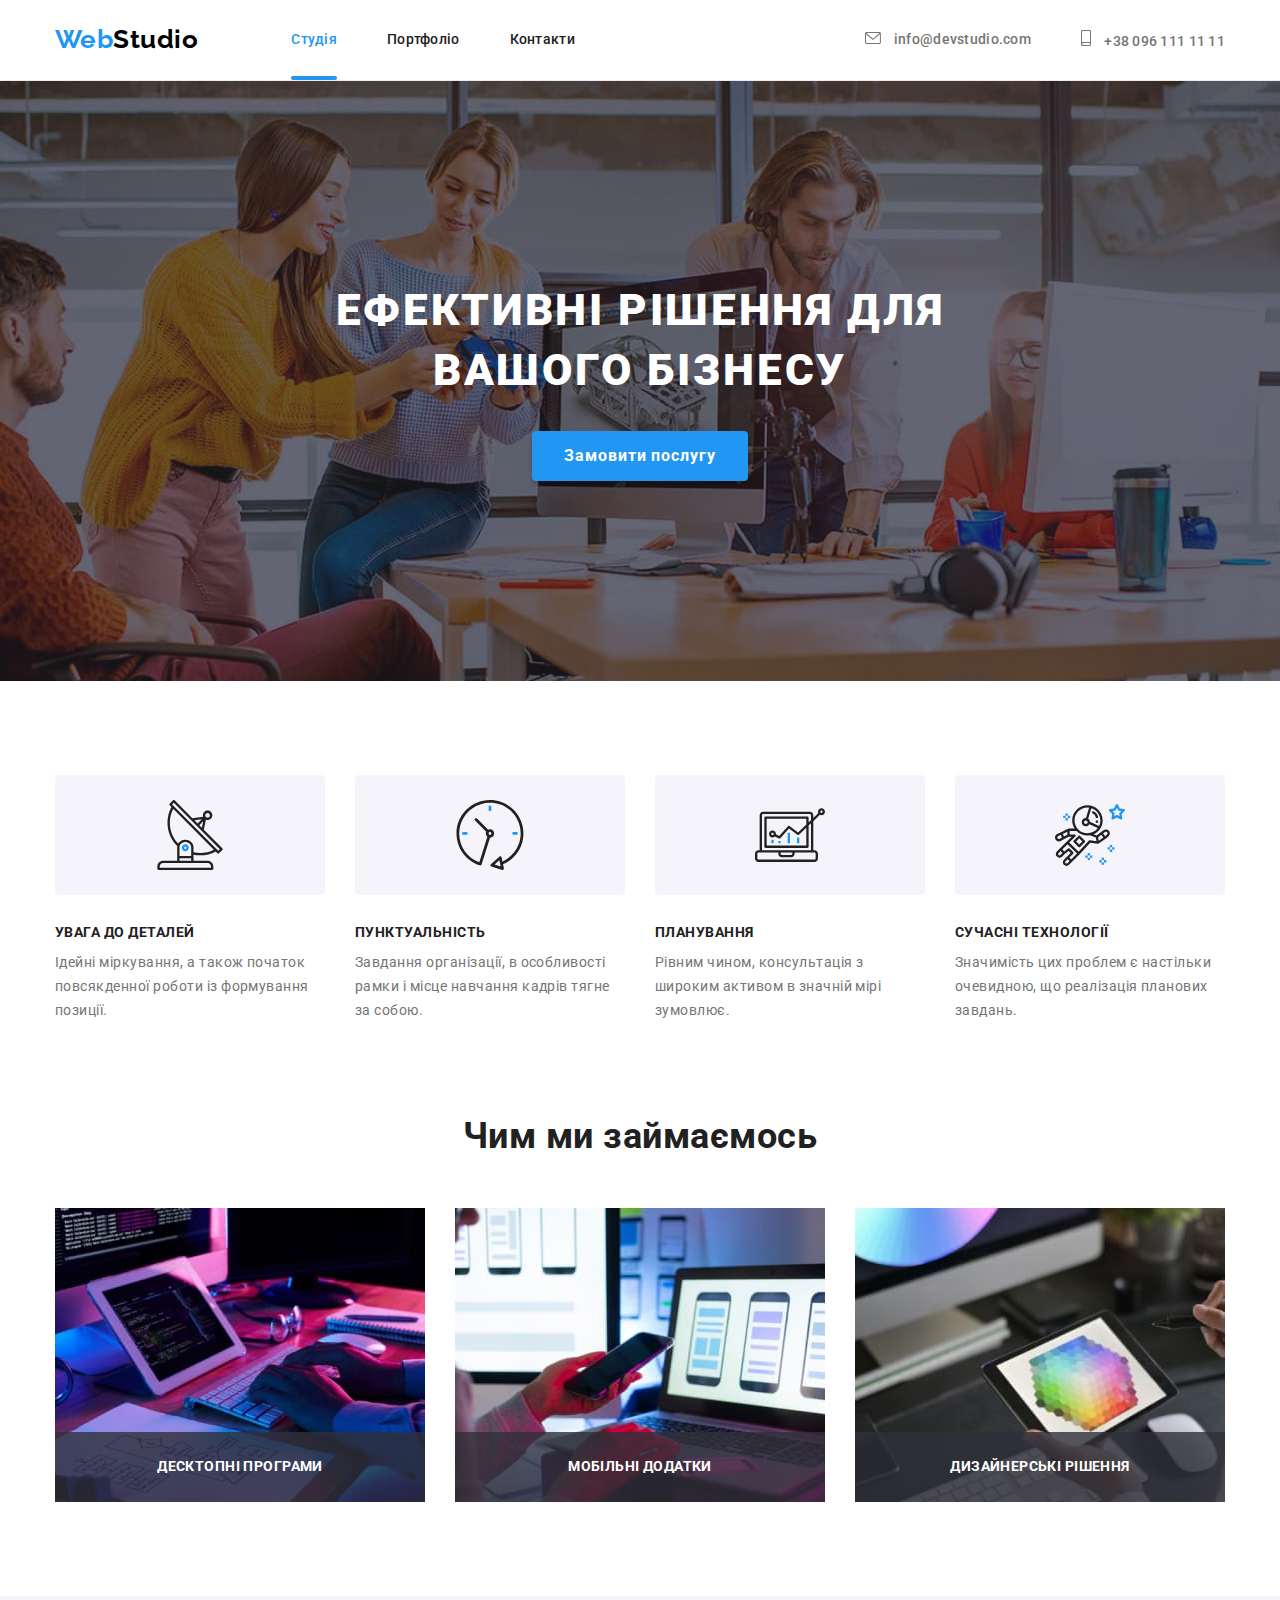
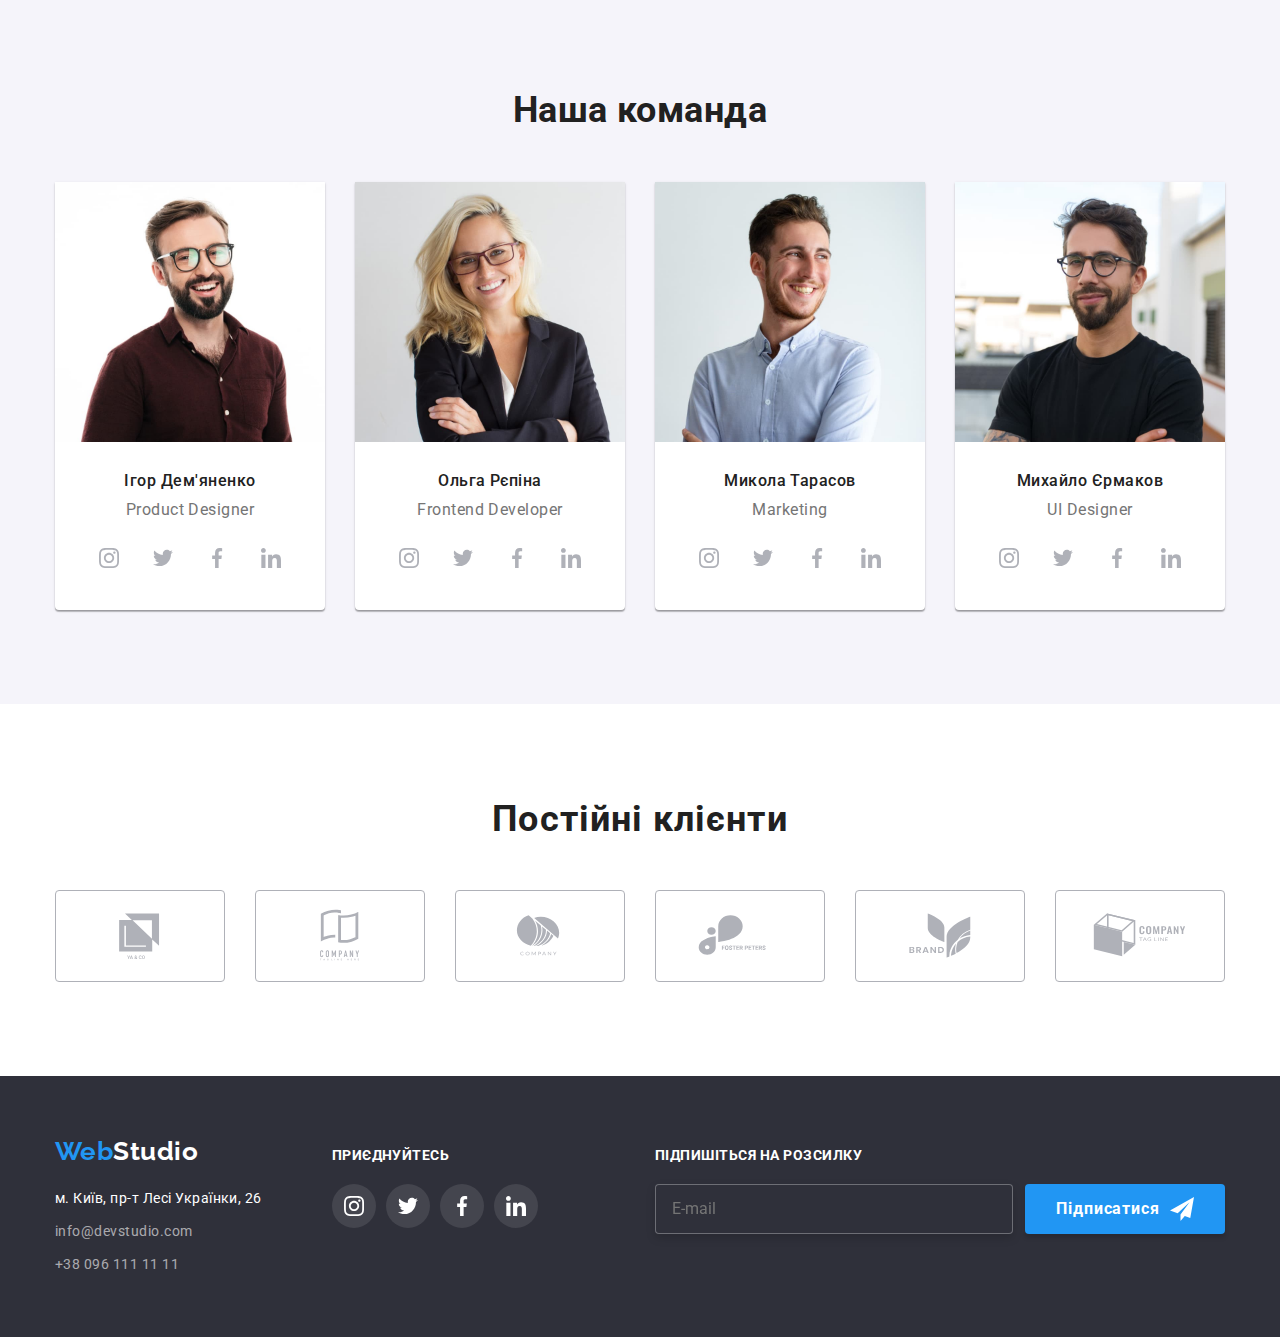
<file: index.html>
<!DOCTYPE html>
<html lang="uk">
  <head>
    <meta charset="UTF-8" />
    <meta http-equiv="X-UA-Compatible" content="IE=edge" />
    <meta name="viewport" content="width=device-width, initial-scale=1.0" />
    <title>WebStudio</title>
    <link rel="preconnect" href="https://fonts.googleapis.com" />
    <link rel="preconnect" href="https://fonts.gstatic.com" crossorigin />
    <link
      href="https://fonts.googleapis.com/css2?family=Raleway:wght@700&family=Roboto:wght@400;500;700;900&display=swap"
      rel="stylesheet"
    />
    <link
      rel="stylesheet"
      href="https://cdnjs.cloudflare.com/ajax/libs/modern-normalize/1.1.0/modern-normalize.css"
      integrity="sha512-Y0MM+V6ymRKN2zStTqzQ227DWhhp4Mzdo6gnlRnuaNCbc+YN/ZH0sBCLTM4M0oSy9c9VKiCvd4Jk44aCLrNS5Q=="
      crossorigin="anonymous"
      referrerpolicy="no-referrer"
    />
    <link rel="stylesheet" href="./css/main.min.css" />
  </head>
  <body>
    <!-- Верхня лінія -->
    <header class="page-header">
      <div class="page-header__container container">
        <a href="./index.html" class="logo" lang="en"
          >Web<span class="logo--header">Studio</span>
        </a>
        <nav class="main-nav">
          <ul class="main-nav__list">
            <li class="main-nav__item">
              <a href="./index.html" class="main-nav__link current">Студія</a>
            </li>
            <li class="main-nav__item">
              <a href="./portfolio.html" class="main-nav__link">Портфоліо</a>
            </li>
            <li class="main-nav__item"><a href="#" class="main-nav__link">Контакти</a></li>
          </ul>
        </nav>
        <ul class="contact-list">
          <li class="contact-list__item">
            <a href="mailto:info@devstudio.com" class="contact-list__link">
              <svg class="contact-list__icon" width="16" height="12" aria-hidden="true">
                <use href="./images/icons.svg#icon-envelope"></use>
              </svg>
              info@devstudio.com
            </a>
          </li>
          <li class="contact-list__item">
            <a href="tel:+380961111111" class="contact-list__link">
              <svg class="contact-list__icon" width="10" height="16" aria-hidden="true">
                <use href="./images/icons.svg#icon-smartphone"></use>
              </svg>
              +38 096 111 11 11
            </a>
          </li>
        </ul>
      </div>
    </header>

    <main>
      <!-- Шапка -->
      <section class="hero">
        <div class="hero__container container">
          <h1 class="hero__title">Ефективні рішення для вашого бізнесу</h1>
          <button type="button" class="hero__btn" data-modal-open>Замовити послугу</button>
        </div>
      </section>

      <!-- Особливості -->
      <section class="feature section">
        <div class="feature__container container">
          <h2 class="feature__title visually-hidden">Особливості</h2>
          <ul class="feature__list">
            <li class="feature__item">
              <div class="feature__icon-wrapper">
                <svg class="feature__icon" width="70" height="70" aria-hidden="true">
                  <use href="./images/icons.svg#icon-antenna"></use>
                </svg>
              </div>
              <h3 class="feature__subtitle">Увага до деталей</h3>
              <p class="feature__desc">
                Ідейні міркування, а також початок повсякденної роботи із формування позиції.
              </p>
            </li>
            <li class="feature__item">
              <div class="feature__icon-wrapper">
                <svg class="feature__icon" width="70" height="70" aria-hidden="true">
                  <use href="./images/icons.svg#icon-clock"></use>
                </svg>
              </div>
              <h3 class="feature__subtitle">Пунктуальність</h3>
              <p class="feature__desc">
                Завдання організації, в особливості рамки і місце навчання кадрів тягне за собою.
              </p>
            </li>
            <li class="feature__item">
              <div class="feature__icon-wrapper">
                <svg class="feature__icon" width="70" height="70" aria-hidden="true">
                  <use href="./images/icons.svg#icon-diagram"></use>
                </svg>
              </div>
              <h3 class="feature__subtitle">Планування</h3>
              <p class="feature__desc">
                Рівним чином, консультація з широким активом в значній мірі зумовлює.
              </p>
            </li>
            <li class="feature__item">
              <div class="feature__icon-wrapper">
                <svg class="feature__icon" width="70" height="70" aria-hidden="true">
                  <use href="./images/icons.svg#icon-astronaut"></use>
                </svg>
              </div>
              <h3 class="feature__subtitle">Сучасні технології</h3>
              <p class="feature__desc">
                Значимість цих проблем є настільки очевидною, що реалізація планових завдань.
              </p>
            </li>
          </ul>
        </div>
      </section>

      <!-- What we do section -->
      <section class="we-do section">
        <div class="we-do_container container">
          <h2 class="we-do__title">Чим ми займаємось</h2>
          <ul class="we-do__list">
            <li class="we-do__item">
              <div class="we-do__thumb">
                <img
                  src="./images/code.jpg"
                  alt="Робота з комп'ютером"
                  width="370"
                  height="294"
                  class="we-do__img"
                />
                <h3 class="we-do__subtitle">Десктопні програми</h3>
              </div>
            </li>
            <li class="we-do__item">
              <div class="we-do__thumb">
                <img
                  src="./images/phone.jpg"
                  alt="Презентація на ноутбуці"
                  width="370"
                  height="294"
                  class="we-do__img"
                />
                <h3 class="we-do__subtitle">Мобільні додатки</h3>
              </div>
            </li>
            <li class="we-do__item">
              <div class="we-do__thumb">
                <img
                  src="./images/tablet.jpg"
                  alt="Палітра кольорів на планшеті"
                  width="370"
                  height="294"
                  class="we-do__img"
                />
                <h3 class="we-do__subtitle">Дизайнерські рішення</h3>
              </div>
            </li>
          </ul>
        </div>
      </section>

      <!-- Our team/member section -->
      <section class="member section">
        <div class="member__container container">
          <h2 class="member__title">Наша команда</h2>
          <ul class="member__list">
            <li class="member__item">
              <img
                src="./images/demyanenko.jpg"
                alt="Ігор Дем'яненко"
                width="270"
                height="260"
                class="member__img"
              />
              <div class="member__text">
                <h3 class="member__name">Ігор Дем'яненко</h3>
                <p class="member__profession" lang="en">Product Designer</p>

                <ul class="social__list">
                  <li class="social__item">
                    <a href="#" class="social__link member__social">
                      <svg
                        class="social__icon"
                        width="20"
                        height="20"
                        aria-label="Посилання на Instagram"
                      >
                        <use href="./images/icons.svg#icon-instagram"></use>
                      </svg>
                    </a>
                  </li>
                  <li class="social__item">
                    <a href="#" class="social__link member__social">
                      <svg
                        class="social__icon"
                        width="20"
                        height="20"
                        aria-label="Посилання на Twitter"
                      >
                        <use href="./images/icons.svg#icon-twitter"></use>
                      </svg>
                    </a>
                  </li>
                  <li class="social__item">
                    <a href="#" class="social__link member__social">
                      <svg
                        class="social__icon"
                        width="20"
                        height="20"
                        aria-label="Посилання на Facebook"
                      >
                        <use href="./images/icons.svg#icon-facebook"></use>
                      </svg>
                    </a>
                  </li>
                  <li class="social__item">
                    <a href="#" class="social__link member__social">
                      <svg
                        class="social__icon"
                        width="20"
                        height="20"
                        aria-label="Посилання на LinkedIn"
                      >
                        <use href="./images/icons.svg#icon-linkedin"></use>
                      </svg>
                    </a>
                  </li>
                </ul>
              </div>
            </li>
            <li class="member__item">
              <img
                src="./images/repina.jpg"
                alt="Ольга Рєпіна"
                width="270"
                height="260"
                class="member__img"
              />
              <div class="member__text">
                <h3 class="member__name">Ольга Рєпіна</h3>
                <p class="member__profession" lang="en">Frontend Developer</p>
                <ul class="social__list">
                  <li class="social__item">
                    <a href="#" class="social__link member__social">
                      <svg
                        class="social__icon"
                        width="20"
                        height="20"
                        aria-label="Посилання на Instagram"
                      >
                        <use href="./images/icons.svg#icon-instagram"></use>
                      </svg>
                    </a>
                  </li>
                  <li class="social__item">
                    <a href="#" class="social__link member__social">
                      <svg
                        class="social__icon"
                        width="20"
                        height="20"
                        aria-label="Посилання на Twitter"
                      >
                        <use href="./images/icons.svg#icon-twitter"></use>
                      </svg>
                    </a>
                  </li>
                  <li class="social__item">
                    <a href="#" class="social__link member__social">
                      <svg
                        class="social__icon"
                        width="20"
                        height="20"
                        aria-label="Посилання на Facebook"
                      >
                        <use href="./images/icons.svg#icon-facebook"></use>
                      </svg>
                    </a>
                  </li>
                  <li class="social__item">
                    <a href="#" class="social__link member__social">
                      <svg
                        class="social__icon"
                        width="20"
                        height="20"
                        aria-label="Посилання на LinkedIn"
                      >
                        <use href="./images/icons.svg#icon-linkedin"></use>
                      </svg>
                    </a>
                  </li>
                </ul>
              </div>
            </li>
            <li class="member__item">
              <img
                src="./images/tarasov.jpg"
                alt="Микола Тарасов"
                width="270"
                height="260"
                class="member__img"
              />
              <div class="member__text">
                <h3 class="member__name">Микола Тарасов</h3>
                <p class="member__profession" lang="en">Marketing</p>
                <ul class="social__list">
                  <li class="social__item">
                    <a href="#" class="social__link member__social">
                      <svg
                        class="social__icon"
                        width="20"
                        height="20"
                        aria-label="Посилання на Instagram"
                      >
                        <use href="./images/icons.svg#icon-instagram"></use>
                      </svg>
                    </a>
                  </li>
                  <li class="social__item">
                    <a href="#" class="social__link member__social">
                      <svg
                        class="social__icon"
                        width="20"
                        height="20"
                        aria-label="Посилання на Twitter"
                      >
                        <use href="./images/icons.svg#icon-twitter"></use>
                      </svg>
                    </a>
                  </li>
                  <li class="social__item">
                    <a href="#" class="social__link member__social">
                      <svg
                        class="social__icon"
                        width="20"
                        height="20"
                        aria-label="Посилання на Facebook"
                      >
                        <use href="./images/icons.svg#icon-facebook"></use>
                      </svg>
                    </a>
                  </li>
                  <li class="social__item">
                    <a href="#" class="social__link member__social">
                      <svg
                        class="social__icon"
                        width="20"
                        height="20"
                        aria-label="Посилання на LinkedIn"
                      >
                        <use href="./images/icons.svg#icon-linkedin"></use>
                      </svg>
                    </a>
                  </li>
                </ul>
              </div>
            </li>
            <li class="member__item">
              <img
                src="./images/ermakov.jpg"
                alt="Михайло Єрмаков"
                width="270"
                height="260"
                class="member__img"
              />
              <div class="member__text">
                <h3 class="member__name">Михайло Єрмаков</h3>
                <p class="member__profession" lang="en">UI Designer</p>
                <ul class="social__list">
                  <li class="social__item">
                    <a href="#" class="social__link member__social">
                      <svg
                        class="social__icon"
                        width="20"
                        height="20"
                        aria-label="Посилання на Instagram"
                      >
                        <use href="./images/icons.svg#icon-instagram"></use>
                      </svg>
                    </a>
                  </li>
                  <li class="social__item">
                    <a href="#" class="social__link member__social">
                      <svg
                        class="social__icon"
                        width="20"
                        height="20"
                        aria-label="Посилання на Twitter"
                      >
                        <use href="./images/icons.svg#icon-twitter"></use>
                      </svg>
                    </a>
                  </li>
                  <li class="social__item">
                    <a href="#" class="social__link member__social">
                      <svg
                        class="social__icon"
                        width="20"
                        height="20"
                        aria-label="Посилання на Facebook"
                      >
                        <use href="./images/icons.svg#icon-facebook"></use>
                      </svg>
                    </a>
                  </li>
                  <li class="social__item">
                    <a href="#" class="social__link member__social">
                      <svg
                        class="social__icon"
                        width="20"
                        height="20"
                        aria-label="Посилання на LinkedIn"
                      >
                        <use href="./images/icons.svg#icon-linkedin"></use>
                      </svg>
                    </a>
                  </li>
                </ul>
              </div>
            </li>
          </ul>
        </div>
      </section>

      <!-- Regular clients -->
      <section class="client section">
        <div class="client__container container">
          <h2 class="client__title">Постійні клієнти</h2>
          <ul class="client__list">
            <li class="client__item">
              <a href="#" class="client__link">
                <svg
                  class="client__icon"
                  width="106"
                  height="60"
                  aria-label="Посилання на Ya and Co"
                >
                  <use href="./images/icons.svg#icon-ya-and-co"></use>
                </svg>
              </a>
            </li>
            <li class="client__item">
              <a href="#" class="client__link">
                <svg
                  class="client__icon"
                  width="106"
                  height="60"
                  aria-label="Посилання на Company tagline here"
                >
                  <use href="./images/icons.svg#icon-company-tagline-here"></use>
                </svg>
              </a>
            </li>
            <li class="client__item">
              <a href="#" class="client__link">
                <svg class="client__icon" width="106" height="60" aria-label="Посилання на Company">
                  <use href="./images/icons.svg#icon-company"></use>
                </svg>
              </a>
            </li>
            <li class="client__item">
              <a href="#" class="client__link">
                <svg
                  class="client__icon"
                  width="106"
                  height="60"
                  aria-label="Посилання на Foster peters"
                >
                  <use href="./images/icons.svg#icon-foster-peters"></use>
                </svg>
              </a>
            </li>
            <li class="client__item">
              <a href="#" class="client__link">
                <svg class="client__icon" width="106" height="60" aria-label="Посилання на Brand">
                  <use href="./images/icons.svg#icon-brand"></use>
                </svg>
              </a>
            </li>
            <li class="client__item">
              <a href="#" class="client__link">
                <svg
                  class="client__icon"
                  width="106"
                  height="60"
                  aria-label="Посилання на Company tagline"
                >
                  <use href="./images/icons.svg#icon-company-tagline"></use>
                </svg>
              </a>
            </li>
          </ul>
        </div>
      </section>

      <!-- Modal window -->
      <div class="backdrop is-hidden" data-modal>
        <div class="modal">
          <button type="button" class="modal__close-btn" data-modal-close>
            <svg class="modal__close-icon" width="18" height="18" aria-label="Закрити">
              <use href="./images/icons.svg#icon-close-modal"></use>
            </svg>
          </button>
          <p class="modal__title">Залишіть свої дані, ми вам передзвонимо</p>
          <form class="form-order">
            <div class="form-order__field">
              <label class="form-order__label" for="name-order">Ім'я</label>
              <div class="form-order__input-thumb">
                <input class="form-order__input" type="text" name="name-order" id="name-order" />
                <svg class="form-order__icon" width="18px" height="18px" aria-hidden="true">
                  <use href="./images/icons.svg#icon-person-modal"></use>
                </svg>
              </div>
            </div>
            <div class="form-order__field">
              <label class="form-order__label" for="tel-order">Телефон</label>
              <div class="form-order__input-thumb">
                <input class="form-order__input" type="tel" name="tel-order" id="tel-order" />
                <svg class="form-order__icon" width="18px" height="18px" aria-hidden="true">
                  <use href="./images/icons.svg#icon-phone-modal"></use>
                </svg>
              </div>
            </div>
            <div class="form-order__field">
              <label class="form-order__label" for="email-order">Пошта</label>
              <div class="form-order__input-thumb">
                <input class="form-order__input" type="email" name="email-order" id="email-order" />
                <svg class="form-order__icon" width="18px" height="18px" aria-hidden="true">
                  <use href="./images/icons.svg#icon-email-modal"></use>
                </svg>
              </div>
            </div>
            <div class="form-order__field">
              <label class="form-order__label" for="comment-order">Коментарій</label>
              <textarea
                class="form-order__textarea"
                name="comment-order"
                id="comment-order"
                cols="30"
                rows="10"
                placeholder="Введіть текст"
              ></textarea>
            </div>
            <div class="form-order__privacy-field">
              <label class="form-order__privacy-label">
                <input class="form-order__privacy-imput" type="checkbox" name="privacy-checkbox" />
                <span class="form-order__privacy-checkbox"></span>
                Погоджуюся з розсилкою та приймаю
                <a href="#" class="form-order__privacy-link">Умови договору</a>
              </label>
            </div>
            <button class="form-order__send-btn" type="submit">Відправити</button>
          </form>
        </div>
      </div>
    </main>

    <!-- Підвал -->
    <footer class="page-footer">
      <div class="page-footer__container container">
        <div class="page-footer__address-wrapper">
          <a href="./index.html" class="logo" lang="en"
            >Web<span class="logo--footer">Studio</span></a
          >
          <address>
            <ul class="address__list">
              <li class="address__item">
                <a href="#" class="address__link address__link--location"
                  >м. Київ, пр-т Лесі Українки, 26</a
                >
              </li>
              <li class="address__item">
                <a href="mailto:info@devstudio.com" class="address__link">info@devstudio.com</a>
              </li>
              <li class="address__item">
                <a href="tel:+380961111111" class="address__link">+38 096 111 11 11</a>
              </li>
            </ul>
          </address>
        </div>

        <div class="page-footer__social-wrapper">
          <p class="page-footer__social-title">Приєднуйтесь</p>
          <ul class="social__list">
            <li class="social__item">
              <a href="#" class="social__link page-footer__social">
                <svg
                  class="social__icon"
                  width="20"
                  height="20"
                  aria-label="Посилання на Instagram"
                >
                  <use href="./images/icons.svg#icon-instagram"></use>
                </svg>
              </a>
            </li>
            <li class="social__item">
              <a href="#" class="social__link page-footer__social">
                <svg class="social__icon" width="20" height="20" aria-label="Посилання на Twitter">
                  <use href="./images/icons.svg#icon-twitter"></use>
                </svg>
              </a>
            </li>
            <li class="social__item">
              <a href="#" class="social__link page-footer__social">
                <svg class="social__icon" width="20" height="20" aria-label="Посилання на Facebook">
                  <use href="./images/icons.svg#icon-facebook"></use>
                </svg>
              </a>
            </li>
            <li class="social__item">
              <a href="#" class="social__link page-footer__social">
                <svg class="social__icon" width="20" height="20" aria-label="Посилання на LinkedIn">
                  <use href="./images/icons.svg#icon-linkedin"></use>
                </svg>
              </a>
            </li>
          </ul>
        </div>

        <div class="page-footer__newsletter-wrapper">
          <p class="newsletter__title">Підпишіться на розсилку</p>
          <form class="newsletter__form">
            <input
              type="email"
              class="newsletter__input"
              name="email-newsletter"
              id="email-newsletter"
              placeholder="E-mail"
            />
            <button type="submit" class="newsletter__btn">
              Підписатися
              <svg class="newsletter__icon-btn" width="24" height="24" aria-hidden="true">
                <use href="./images/icons.svg#icon-send-btn"></use>
              </svg>
            </button>
          </form>
        </div>
      </div>
    </footer>
    <script src="./js/modal.js"></script>
  </body>
</html>
</file>
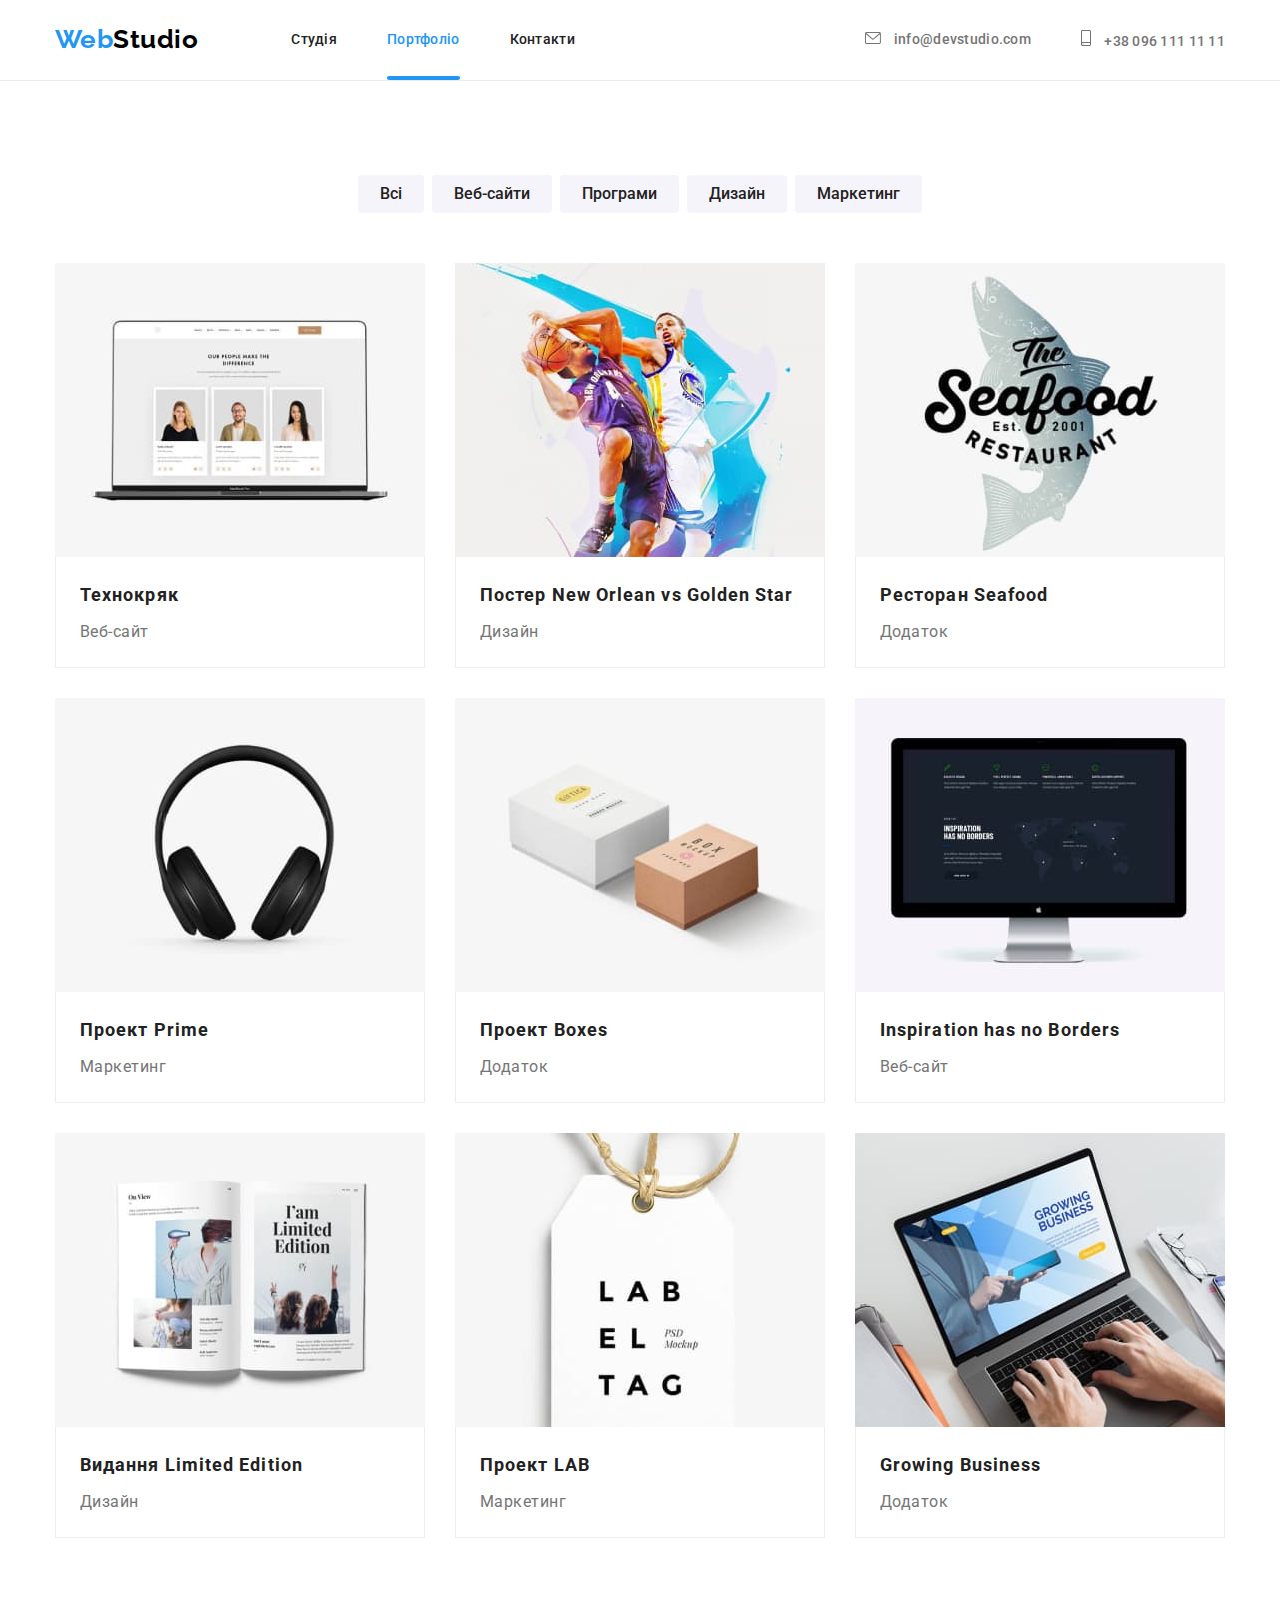
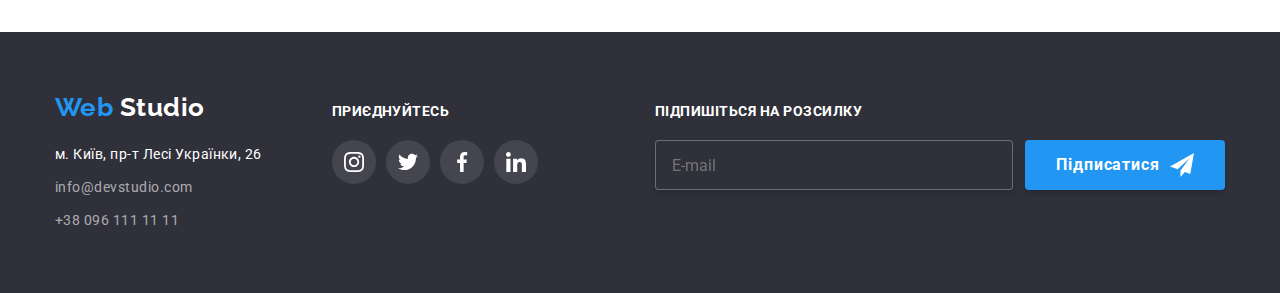
<file: portfolio.html>
<!DOCTYPE html>
<html lang="uk">
  <head>
    <meta charset="UTF-8" />
    <meta http-equiv="X-UA-Compatible" content="IE=edge" />
    <meta name="viewport" content="width=device-width, initial-scale=1.0" />
    <title>Portfolio</title>
    <link rel="preconnect" href="https://fonts.googleapis.com" />
    <link rel="preconnect" href="https://fonts.gstatic.com" crossorigin />
    <link
      href="https://fonts.googleapis.com/css2?family=Raleway:wght@700&family=Roboto:wght@400;500;700;900&display=swap"
      rel="stylesheet"
    />
    <link
      rel="stylesheet"
      href="https://cdnjs.cloudflare.com/ajax/libs/modern-normalize/1.1.0/modern-normalize.css"
      integrity="sha512-Y0MM+V6ymRKN2zStTqzQ227DWhhp4Mzdo6gnlRnuaNCbc+YN/ZH0sBCLTM4M0oSy9c9VKiCvd4Jk44aCLrNS5Q=="
      crossorigin="anonymous"
      referrerpolicy="no-referrer"
    />
    <link rel="stylesheet" href="./css/main.min.css" />
  </head>
  <body>
    <header class="page-header">
      <div class="page-header__container container">
        <a href="./index.html" class="logo" lang="en"
          >Web<span class="logo--header">Studio</span>
        </a>
        <nav class="main-nav">
          <ul class="main-nav__list">
            <li class="main-nav__item">
              <a href="./index.html" class="main-nav__link">Студія</a>
            </li>
            <li class="main-nav__item">
              <a href="./portfolio.html" class="main-nav__link current">Портфоліо</a>
            </li>
            <li class="main-nav__item"><a href="#" class="main-nav__link">Контакти</a></li>
          </ul>
        </nav>
        <ul class="contact-list">
          <li class="contact-list__item">
            <a href="mailto:info@devstudio.com" class="contact-list__link">
              <svg class="contact-list__icon" width="16" height="12" aria-hidden="true">
                <use href="./images/icons.svg#icon-envelope"></use>
              </svg>
              info@devstudio.com
            </a>
          </li>
          <li class="contact-list__item">
            <a href="tel:+380961111111" class="contact-list__link">
              <svg class="contact-list__icon" width="10" height="16" aria-hidden="true">
                <use href="./images/icons.svg#icon-smartphone"></use>
              </svg>
              +38 096 111 11 11
            </a>
          </li>
        </ul>
      </div>
    </header>

    <main>
      <div class="container portfolio">
        <h1 class="portfolio_title visually-hidden">Портфоліо</h1>
        <ul class="filter__list">
          <li class="filter__item"><button type="button" class="filter__btn">Всі</button></li>
          <li class="filter__item"><button type="button" class="filter__btn">Веб-сайти</button></li>
          <li class="filter__item"><button type="button" class="filter__btn">Програми</button></li>
          <li class="filter__item"><button type="button" class="filter__btn">Дизайн</button></li>
          <li class="filter__item"><button type="button" class="filter__btn">Маркетинг</button></li>
        </ul>

        <ul class="preview__list">
          <li class="preview__item">
            <a href="#" class="preview__link">
              <div class="preview__thumb-img">
                <img src="./images/technocrack.jpg" alt="Технокряк" width="370" height="294" />
                <p class="preview__desc-overlay">
                  Ресурс пропонує комплексні пропозиції з різним рівнем функціоналу та сервісів. Все
                  це дозволить відвідувачу отримати вичерпні відомості про компанію чи приватну
                  особу.
                </p>
              </div>
              <div class="preview__text">
                <h2 class="preview__title">Технокряк</h2>
                <p class="preview__desc">Веб-сайт</p>
              </div>
            </a>
          </li>
          <li class="preview__item">
            <a href="#" class="preview__link">
              <div class="preview__thumb-img">
                <img
                  src="./images/poster.jpg"
                  alt="Постер New Orlean vs Golden Star"
                  width="370"
                  height="294"
                />
                <p class="preview__desc-overlay">
                  Ресурс пропонує комплексні пропозиції з різним рівнем функціоналу та сервісів. Все
                  це дозволить відвідувачу отримати вичерпні відомості про компанію чи приватну
                  особу.
                </p>
              </div>
              <div class="preview__text">
                <h2 class="preview__title">
                  Постер <span lang="en">New Orlean vs Golden Star</span>
                </h2>
                <p class="preview__desc">Дизайн</p>
              </div>
            </a>
          </li>
          <li class="preview__item">
            <a href="#" class="preview__link">
              <div class="preview__thumb-img">
                <img src="./images/seafood.jpg" alt="Ресторан Seafood" width="370" height="294" />
                <p class="preview__desc-overlay">
                  Ресурс пропонує комплексні пропозиції з різним рівнем функціоналу та сервісів. Все
                  це дозволить відвідувачу отримати вичерпні відомості про компанію чи приватну
                  особу.
                </p>
              </div>
              <div class="preview__text">
                <h2 class="preview__title">Ресторан <span lang="en">Seafood</span></h2>
                <p class="preview__desc">Додаток</p>
              </div></a
            >
          </li>
          <li class="preview__item">
            <a href="#" class="preview__link">
              <div class="preview__thumb-img">
                <img src="./images/prime.jpg" alt="Проект Prime" width="370" height="294" />
                <p class="preview__desc-overlay">
                  Ресурс пропонує комплексні пропозиції з різним рівнем функціоналу та сервісів. Все
                  це дозволить відвідувачу отримати вичерпні відомості про компанію чи приватну
                  особу.
                </p>
              </div>
              <div class="preview__text">
                <h2 class="preview__title">Проект <span lang="en">Prime</span></h2>
                <p class="preview__desc">Маркетинг</p>
              </div></a
            >
          </li>
          <li class="preview__item">
            <a href="#" class="preview__link">
              <div class="preview__thumb-img">
                <img src="./images/boxes.jpg" alt="Проект Boxes" width="370" height="294" />
                <p class="preview__desc-overlay">
                  Ресурс пропонує комплексні пропозиції з різним рівнем функціоналу та сервісів. Все
                  це дозволить відвідувачу отримати вичерпні відомості про компанію чи приватну
                  особу.
                </p>
              </div>
              <div class="preview__text">
                <h2 class="preview__title">Проект <span lang="en">Boxes</span></h2>
                <p class="preview__desc">Додаток</p>
              </div></a
            >
          </li>
          <li class="preview__item">
            <a href="#" class="preview__link">
              <div class="preview__thumb-img">
                <img
                  src="./images/inspiration.jpg"
                  alt="Inspiration has no Borders"
                  width="370"
                  height="294"
                />
                <p class="preview__desc-overlay">
                  Ресурс пропонує комплексні пропозиції з різним рівнем функціоналу та сервісів. Все
                  це дозволить відвідувачу отримати вичерпні відомості про компанію чи приватну
                  особу.
                </p>
              </div>
              <div class="preview__text">
                <h2 class="preview__title" lang="en">Inspiration has no Borders</h2>
                <p class="preview__desc">Веб-сайт</p>
              </div></a
            >
          </li>
          <li class="preview__item">
            <a href="#" class="preview__link">
              <div class="preview__thumb-img">
                <img
                  src="./images/limited-edition.jpg"
                  alt="Видання Limited Edition"
                  width="370"
                  height="294"
                />
                <p class="preview__desc-overlay">
                  Ресурс пропонує комплексні пропозиції з різним рівнем функціоналу та сервісів. Все
                  це дозволить відвідувачу отримати вичерпні відомості про компанію чи приватну
                  особу.
                </p>
              </div>
              <div class="preview__text">
                <h2 class="preview__title">Видання <span lang="en">Limited Edition</span></h2>
                <p class="preview__desc">Дизайн</p>
              </div></a
            >
          </li>
          <li class="preview__item">
            <a href="#" class="preview__link">
              <div class="preview__thumb-img">
                <img src="./images/lab.jpg" alt="Проект LAB" width="370" height="294" />
                <p class="preview__desc-overlay">
                  Ресурс пропонує комплексні пропозиції з різним рівнем функціоналу та сервісів. Все
                  це дозволить відвідувачу отримати вичерпні відомості про компанію чи приватну
                  особу.
                </p>
              </div>
              <div class="preview__text">
                <h2 class="preview__title">Проект <span lang="en">LAB</span></h2>
                <p class="preview__desc">Маркетинг</p>
              </div></a
            >
          </li>
          <li class="preview__item">
            <a href="#" class="preview__link">
              <div class="preview__thumb-img">
                <img
                  src="./images/growing-business.jpg"
                  alt="Growing Business"
                  width="370"
                  height="294"
                />
                <p class="preview__desc-overlay">
                  Ресурс пропонує комплексні пропозиції з різним рівнем функціоналу та сервісів. Все
                  це дозволить відвідувачу отримати вичерпні відомості про компанію чи приватну
                  особу.
                </p>
              </div>
              <div class="preview__text">
                <h2 class="preview__title" lang="en">Growing Business</h2>
                <p class="preview__desc">Додаток</p>
              </div></a
            >
          </li>
        </ul>
      </div>
    </main>

    <footer class="page-footer">
      <div class="page-footer__container container">
        <div class="page-footer__address-wrapper">
          <a href="./index.html" class="logo" lang="en"
            >Web <span class="logo--footer">Studio</span></a
          >
          <address>
            <ul class="address__list">
              <li class="address__item">
                <a href="#" class="address__link address__link--location"
                  >м. Київ, пр-т Лесі Українки, 26</a
                >
              </li>
              <li class="address__item">
                <a href="mailto:info@devstudio.com" class="address__link">info@devstudio.com</a>
              </li>
              <li class="address__item">
                <a href="tel:+380961111111" class="address__link">+38 096 111 11 11</a>
              </li>
            </ul>
          </address>
        </div>

        <div class="page-footer__social-wrapper">
          <p class="page-footer__social-title">Приєднуйтесь</p>
          <ul class="social__list">
            <li class="social__item">
              <a href="#" class="social__link page-footer__social">
                <svg
                  class="social__icon"
                  width="20"
                  height="20"
                  aria-label="Посилання на Instagram"
                >
                  <use href="./images/icons.svg#icon-instagram"></use>
                </svg>
              </a>
            </li>
            <li class="social__item">
              <a href="#" class="social__link page-footer__social">
                <svg class="social__icon" width="20" height="20" aria-label="Посилання на Twitter">
                  <use href="./images/icons.svg#icon-twitter"></use>
                </svg>
              </a>
            </li>
            <li class="social__item">
              <a href="#" class="social__link page-footer__social">
                <svg class="social__icon" width="20" height="20" aria-label="Посилання на Facebook">
                  <use href="./images/icons.svg#icon-facebook"></use>
                </svg>
              </a>
            </li>
            <li class="social__item">
              <a href="#" class="social__link page-footer__social">
                <svg class="social__icon" width="20" height="20" aria-label="Посилання на LinkedIn">
                  <use href="./images/icons.svg#icon-linkedin"></use>
                </svg>
              </a>
            </li>
          </ul>
        </div>

        <div class="page-footer__newsletter-wrapper">
          <p class="newsletter__title">Підпишіться на розсилку</p>
          <form class="newsletter__form">
            <input
              type="email"
              class="newsletter__input"
              name="email-newsletter"
              id="email-newsletter"
              placeholder="E-mail"
            />
            <button type="submit" class="newsletter__btn">
              Підписатися
              <svg class="newsletter__icon-btn" width="24" height="24" aria-hidden="true">
                <use href="./images/icons.svg#icon-send-btn"></use>
              </svg>
            </button>
          </form>
        </div>
      </div>
    </footer>
  </body>
</html>
</file>
<file: css/main.min.css>
.visually-hidden{position:absolute;white-space:nowrap;width:1px;height:1px;overflow:hidden;border:0;padding:0;clip:rect(0 0 0 0);-webkit-clip-path:inset(50%);clip-path:inset(50%);margin:-1px}h1,h2,h3,p,ul{margin:0}ul{padding:0;list-style:none}a{text-decoration:none;color:inherit}button{border:0}address{font-style:normal}body{background-color:#fff;color:#757575;font-family:"Roboto",sans-serif;letter-spacing:.03em}h2,h3{color:#212121}img{display:block;max-width:100%;height:auto}.section{padding:94px 0}.container{width:1200px;padding:0 15px;margin:0 auto}.page-header{border-bottom:1px solid #ececec}.page-header__container{display:-webkit-box;display:-ms-flexbox;display:flex;-webkit-box-align:center;-ms-flex-align:center;align-items:center}.logo{font-family:"Raleway",sans-serif;color:#000;font-weight:700;font-size:26px;line-height:1.2;color:#2196f3}.logo--header{color:#000}.main-nav__list{display:-webkit-box;display:-ms-flexbox;display:flex;margin-left:93px}.main-nav__item{position:relative}.main-nav__item:not(:last-child),.contact-list__item:not(:last-child){margin-right:50px}.main-nav__link{display:block;padding:32px 0;color:#212121;font-weight:500;font-size:14px;line-height:1.14;letter-spacing:.02em;-webkit-transition:color 250ms cubic-bezier(0.4, 0, 0.2, 1);transition:color 250ms cubic-bezier(0.4, 0, 0.2, 1)}.main-nav__link.current,.main-nav__link:hover,.main-nav__link:focus{color:#2196f3}.main-nav__link.current::after{content:"";position:absolute;left:0;bottom:0;display:block;width:100%;height:4px;background:#2196f3;border-radius:2px}.contact-list{display:-webkit-box;display:-ms-flexbox;display:flex;margin-left:auto}.contact-list__item{display:-webkit-box;display:-ms-flexbox;display:flex;-webkit-box-align:center;-ms-flex-align:center;align-items:center;font-weight:500;font-size:14px;line-height:1.14;letter-spacing:.02em;color:inherit;-webkit-transition:color 250ms cubic-bezier(0.4, 0, 0.2, 1);transition:color 250ms cubic-bezier(0.4, 0, 0.2, 1)}.contact-list__icon{margin-right:10px;fill:currentColor}.contact-list__item:hover,.contact-list__item:focus{color:#2196f3}.hero{max-width:1600px;margin:0 auto;padding:200px 0;text-align:center;background-color:#2f303a;background-image:-webkit-gradient(linear, left top, left bottom, from(rgba(47, 48, 58, 0.4)), to(rgba(47, 48, 58, 0.4))),url("../images/background.jpg");background-image:linear-gradient(rgba(47, 48, 58, 0.4), rgba(47, 48, 58, 0.4)),url("../images/background.jpg");background-repeat:no-repeat;background-position:center}.hero__title{margin:auto;margin-bottom:30px;max-width:696px;font-weight:900;font-size:44px;line-height:1.36;letter-spacing:.06em;text-transform:uppercase;color:#fff}.hero__btn{padding:10px 32px;font-family:inherit;font-weight:700;font-size:16px;line-height:1.88;letter-spacing:.06em;color:#fff;background-color:#2196f3;-webkit-box-shadow:0px 4px 4px rgba(0,0,0,.15);box-shadow:0px 4px 4px rgba(0,0,0,.15);border-radius:4px;cursor:pointer}.feature__list{display:-webkit-box;display:-ms-flexbox;display:flex;-webkit-box-pack:justify;-ms-flex-pack:justify;justify-content:space-between}.feature__item{width:270px}.feature__icon-wrapper{width:270px;height:120px;margin-bottom:30px;display:-webkit-box;display:-ms-flexbox;display:flex;-webkit-box-pack:center;-ms-flex-pack:center;justify-content:center;-webkit-box-align:center;-ms-flex-align:center;align-items:center;background:#f5f4fa;border-radius:4px}.feature__subtitle{font-size:14px;line-height:1.14;text-transform:uppercase;margin-bottom:10px}.feature__desc{font-size:14px;line-height:1.71}.we-do{padding-top:0}.we-do__title{font-size:36px;line-height:1.16;text-align:center;margin-bottom:50px}.we-do__list{display:-webkit-box;display:-ms-flexbox;display:flex;-webkit-box-pack:justify;-ms-flex-pack:justify;justify-content:space-between}.we-do__thumb{position:relative}.we-do__subtitle{position:absolute;left:0;bottom:0;width:100%;height:70px;display:-webkit-box;display:-ms-flexbox;display:flex;-webkit-box-align:center;-ms-flex-align:center;align-items:center;-webkit-box-pack:center;-ms-flex-pack:center;justify-content:center;font-size:14px;line-height:1.14;letter-spacing:.03em;text-transform:uppercase;color:#fff;background-color:rgba(47,48,58,.8)}.member{text-align:center;background-color:#f5f4fa}.member__title{font-size:36px;line-height:1.16;margin-bottom:50px}.member__list{display:-webkit-box;display:-ms-flexbox;display:flex;-webkit-box-pack:justify;-ms-flex-pack:justify;justify-content:space-between}.member__item{width:270px;background-color:#fff;-webkit-box-shadow:0px 1px 3px rgba(0,0,0,.12),0px 1px 1px rgba(0,0,0,.14),0px 2px 1px rgba(0,0,0,.2);box-shadow:0px 1px 3px rgba(0,0,0,.12),0px 1px 1px rgba(0,0,0,.14),0px 2px 1px rgba(0,0,0,.2);border-radius:0px 0px 4px 4px}.member__text{padding:30px 0}.member__name{font-weight:500;font-size:16px;line-height:1.18;margin-bottom:10px}.member__profession{margin-bottom:16px;font-size:16px;line-height:1.18}.social__list{display:-webkit-box;display:-ms-flexbox;display:flex;-webkit-box-pack:center;-ms-flex-pack:center;justify-content:center}.social__item:not(:last-child){margin-right:10px}.social__link{display:-webkit-box;display:-ms-flexbox;display:flex;-webkit-box-pack:center;-ms-flex-pack:center;justify-content:center;-webkit-box-align:center;-ms-flex-align:center;align-items:center;width:44px;height:44px;border-radius:50%}.member__social{fill:#afb1b8;-webkit-transition:background-color 250ms cubic-bezier(0.4, 0, 0.2, 1);transition:background-color 250ms cubic-bezier(0.4, 0, 0.2, 1);-webkit-transition:fill 250ms cubic-bezier(0.4, 0, 0.2, 1);transition:fill 250ms cubic-bezier(0.4, 0, 0.2, 1)}.member__social:hover,.member__social:focus{fill:#fff;background-color:#2196f3}.client__title{margin-bottom:50px;font-size:36px;line-height:42px;text-align:center;letter-spacing:.03em}.client__list{display:-webkit-inline-box;display:-ms-inline-flexbox;display:inline-flex}.client__item{display:-webkit-box;display:-ms-flexbox;display:flex;-webkit-box-pack:center;-ms-flex-pack:center;justify-content:center;-webkit-box-align:center;-ms-flex-align:center;align-items:center;width:170px;height:92px;border:1px solid #afb1b8;border-radius:4px;-webkit-transition:border-color 250ms cubic-bezier(0.4, 0, 0.2, 1);transition:border-color 250ms cubic-bezier(0.4, 0, 0.2, 1)}.client__item:hover,.client__item:focus{border-color:#2196f3}.client__item:not(:last-child){margin-right:30px}.client__link{padding:16px 32px;width:100%;height:100%;display:-webkit-box;display:-ms-flexbox;display:flex;-webkit-box-align:center;-ms-flex-align:center;align-items:center;fill:#afb1b8;-webkit-transition:fill 250ms cubic-bezier(0.4, 0, 0.2, 1);transition:fill 250ms cubic-bezier(0.4, 0, 0.2, 1)}.client__item:hover .client__link,.client__link:focus{fill:#2196f3}.backdrop{position:fixed;z-index:1;top:0;left:0;width:100%;height:100%;background:rgba(0,0,0,.2);-webkit-transition:opacity 250ms cubic-bezier(0.4, 0, 0.2, 1);transition:opacity 250ms cubic-bezier(0.4, 0, 0.2, 1);-webkit-transition:visibility 250ms cubic-bezier(0.4, 0, 0.2, 1);transition:visibility 250ms cubic-bezier(0.4, 0, 0.2, 1)}.is-hidden{visibility:hidden;opacity:0;pointer-events:none}.modal{position:absolute;top:50%;left:50%;-webkit-transform:translate(-50%, -50%);transform:translate(-50%, -50%);min-width:528px;min-height:581px;padding:40px;background:#fff;-webkit-box-shadow:0px 1px 3px rgba(0,0,0,.12),0px 1px 1px rgba(0,0,0,.14),0px 2px 1px rgba(0,0,0,.2);box-shadow:0px 1px 3px rgba(0,0,0,.12),0px 1px 1px rgba(0,0,0,.14),0px 2px 1px rgba(0,0,0,.2);border-radius:4px}.modal__close-btn{position:absolute;top:8px;right:8px;display:-webkit-box;display:-ms-flexbox;display:flex;-webkit-box-align:center;-ms-flex-align:center;align-items:center;-webkit-box-pack:center;-ms-flex-pack:center;justify-content:center;width:30px;height:30px;background:inherit;border:1px solid rgba(0,0,0,.1);border-radius:50%;cursor:pointer;-webkit-transition:fill 250ms cubic-bezier(0.4, 0, 0.2, 1);transition:fill 250ms cubic-bezier(0.4, 0, 0.2, 1)}.modal__close-btn:hover,.modal__close-btn:focus{fill:#2196f3}.modal__title{margin-bottom:12px;font-weight:700;font-size:20px;text-align:center;color:#212121}.form-order__field{margin-bottom:10px}.form-order__label{display:block;margin-bottom:4px;font-size:12px;line-height:1.16;letter-spacing:.01em;color:#757575}.form-order__input-thumb{position:relative;-webkit-transition:fill 250ms cubic-bezier(0.4, 0, 0.2, 1);transition:fill 250ms cubic-bezier(0.4, 0, 0.2, 1)}.form-order__input{width:100%;height:40px;padding:12px 42px;background-color:#fff;border:1px solid rgba(33,33,33,.2);border-radius:4px;cursor:pointer;-webkit-transition:border-color 250ms cubic-bezier(0.4, 0, 0.2, 1);transition:border-color 250ms cubic-bezier(0.4, 0, 0.2, 1)}.form-order__input:hover,.form-order__input:focus{border-color:#2196f3}.form-order__icon{position:absolute;top:50%;left:12px;-webkit-transform:translateY(-50%);transform:translateY(-50%)}.form-order__input-thumb:hover .form-order__icon,.form-order__input:focus+.form-order__icon{fill:#2196f3}.form-order__textarea{display:block;resize:none;width:100%;height:120px;padding:12px 16px;margin-bottom:20px;font-style:normal;font-weight:400;font-size:12px;line-height:1.16;letter-spacing:.01em;color:rgba(117,117,117,.5);background-color:#fff;border:1px solid rgba(33,33,33,.2);border-radius:4px;cursor:pointer;-webkit-transition:border-color 250ms cubic-bezier(0.4, 0, 0.2, 1);transition:border-color 250ms cubic-bezier(0.4, 0, 0.2, 1)}.form-order__textarea:hover,.form-order__textarea:focus{border-color:#2196f3}.form-order__privacy-field{margin-bottom:30px}.form-order__privacy-label{display:-webkit-box;display:-ms-flexbox;display:flex;-webkit-box-align:center;-ms-flex-align:center;align-items:center;-webkit-box-pack:center;-ms-flex-pack:center;justify-content:center;font-size:14px;line-height:1.71}.form-order__privacy-imput{position:absolute;width:1px;height:1px;margin:-1px;border:0;padding:0;clip:rect(0 0 0 0);overflow:hidden}.form-order__privacy-checkbox{display:inline-block;width:16px;height:15px;margin-right:8px;background-image:url(../images/icon-uncheck.svg);background-position:center;background-size:contain;background-origin:border-box;background-repeat:no-repeat;cursor:pointer;-webkit-transition:background-image 250ms cubic-bezier(0.4, 0, 0.2, 1);transition:background-image 250ms cubic-bezier(0.4, 0, 0.2, 1)}.form-order__privacy-imput:checked+.form-order__privacy-checkbox{background-image:url(../images/icon-check.svg)}.form-order__privacy-link{text-decoration:underline;color:#2196f3;cursor:pointer}.form-order__send-btn{display:-webkit-box;display:-ms-flexbox;display:flex;-webkit-box-align:center;-ms-flex-align:center;align-items:center;-webkit-box-pack:center;-ms-flex-pack:center;justify-content:center;margin:0 auto;padding:10px 55px;font-weight:700;line-height:1.88;letter-spacing:.06em;color:#fff;background-color:#2196f3;-webkit-box-shadow:0px 4px 4px rgba(0,0,0,.15);box-shadow:0px 4px 4px rgba(0,0,0,.15);border-radius:4px;cursor:pointer}.portfolio{padding-top:94px;padding-bottom:94px}.filter__list{display:-webkit-box;display:-ms-flexbox;display:flex;-webkit-box-pack:center;-ms-flex-pack:center;justify-content:center;margin-bottom:50px}.filter__item:not(:last-child){margin-right:8px}.filter__btn{padding:6px 22px;font-family:inherit;font-weight:500;font-size:16px;line-height:1.62;text-align:center;color:#212121;background-color:#f5f4fa;border-radius:4px;-webkit-transition:background-color 250ms cubic-bezier(0.4, 0, 0.2, 1);transition:background-color 250ms cubic-bezier(0.4, 0, 0.2, 1);-webkit-transition:color 250ms cubic-bezier(0.4, 0, 0.2, 1);transition:color 250ms cubic-bezier(0.4, 0, 0.2, 1);-webkit-transition:-webkit-box-shadow 250ms cubic-bezier(0.4, 0, 0.2, 1);transition:-webkit-box-shadow 250ms cubic-bezier(0.4, 0, 0.2, 1);transition:box-shadow 250ms cubic-bezier(0.4, 0, 0.2, 1);transition:box-shadow 250ms cubic-bezier(0.4, 0, 0.2, 1), -webkit-box-shadow 250ms cubic-bezier(0.4, 0, 0.2, 1)}.filter__btn:hover,.filter__btn:focus{background-color:#2196f3;color:#fff;-webkit-box-shadow:0px 3px 1px rgba(0,0,0,.1),0px 1px 2px rgba(0,0,0,.08),0px 2px 2px rgba(0,0,0,.12);box-shadow:0px 3px 1px rgba(0,0,0,.1),0px 1px 2px rgba(0,0,0,.08),0px 2px 2px rgba(0,0,0,.12)}.preview__list{display:-webkit-box;display:-ms-flexbox;display:flex;-ms-flex-wrap:wrap;flex-wrap:wrap;margin-left:-30px;margin-top:-30px}.preview__item{width:370px;-ms-flex-preferred-size:calc(33.3333333333% - 30px);flex-basis:calc(33.3333333333% - 30px);margin-left:30px;margin-top:30px}.preview__link{display:block;-webkit-transition:-webkit-box-shadow 250ms cubic-bezier(0.4, 0, 0.2, 1);transition:-webkit-box-shadow 250ms cubic-bezier(0.4, 0, 0.2, 1);transition:box-shadow 250ms cubic-bezier(0.4, 0, 0.2, 1);transition:box-shadow 250ms cubic-bezier(0.4, 0, 0.2, 1), -webkit-box-shadow 250ms cubic-bezier(0.4, 0, 0.2, 1)}.preview__link:hover{-webkit-box-shadow:0px 1px 1px rgba(0,0,0,.12),0px 4px 4px rgba(0,0,0,.06),1px 4px 6px rgba(0,0,0,.16);box-shadow:0px 1px 1px rgba(0,0,0,.12),0px 4px 4px rgba(0,0,0,.06),1px 4px 6px rgba(0,0,0,.16)}.preview__text{padding:20px 24px;border:1px solid #eee;border-top:0}.preview__title{margin-bottom:4px;font-size:18px;line-height:2;letter-spacing:.06em}.preview__desc{font-size:16px;line-height:1.88}.preview__thumb-img{position:relative;overflow:hidden}.preview__desc-overlay{position:absolute;top:0;left:0;-webkit-transform:translateY(100%);transform:translateY(100%);width:100%;height:100%;padding:63px 24px;font-size:18px;line-height:1.56;color:#fff;background:rgba(33,150,243,.9);-webkit-transition:-webkit-transform 250ms cubic-bezier(0.4, 0, 0.2, 1);transition:-webkit-transform 250ms cubic-bezier(0.4, 0, 0.2, 1);transition:transform 250ms cubic-bezier(0.4, 0, 0.2, 1);transition:transform 250ms cubic-bezier(0.4, 0, 0.2, 1), -webkit-transform 250ms cubic-bezier(0.4, 0, 0.2, 1)}.preview__link:hover .preview__desc-overlay{-webkit-transform:translateY(0);transform:translateY(0)}.page-footer{padding:60px 0;background-color:#2f303a}.page-footer__container{display:-webkit-box;display:-ms-flexbox;display:flex;-webkit-box-align:baseline;-ms-flex-align:baseline;align-items:baseline}.page-footer__address-wrapper{margin-right:70px}.logo--footer{color:#fff}.address__list{margin-top:20px}.address__item:not(:last-child){margin-bottom:9px}.address__link{font-style:normal;font-weight:400;font-size:14px;line-height:1.71;color:rgba(255,255,255,.6);-webkit-transition:color 250ms cubic-bezier(0.4, 0, 0.2, 1);transition:color 250ms cubic-bezier(0.4, 0, 0.2, 1)}.address__link:hover,.address__link:focus{color:#2196f3}.address__link--location{font-style:normal;font-size:14px;line-height:1.71;color:#fff}.page-footer__social-title{margin-bottom:20px;font-weight:700;font-size:14px;line-height:1.14;letter-spacing:.03em;text-transform:uppercase;color:#fff}.page-footer__social{fill:#fff;background:rgba(255,255,255,.1);border-radius:50%;-webkit-transition:background-color 250ms cubic-bezier(0.4, 0, 0.2, 1);transition:background-color 250ms cubic-bezier(0.4, 0, 0.2, 1)}.page-footer__social:hover,.page-footer__social:focus{background-color:#2196f3}.page-footer__newsletter-wrapper{margin-left:auto}.newsletter__title{margin-bottom:20px;font-weight:700;font-size:14px;line-height:1.14;text-transform:uppercase;color:#fff}.newsletter__form{display:-webkit-box;display:-ms-flexbox;display:flex}.newsletter__input{width:358px;height:50px;padding:15px 16px;margin-right:12px;font-size:16px;line-height:1.25;color:rgba(255,255,255,.6);background-color:#2f303a;border:1px solid rgba(255,255,255,.3);-webkit-filter:drop-shadow(0px 4px 4px rgba(0, 0, 0, 0.15));filter:drop-shadow(0px 4px 4px rgba(0, 0, 0, 0.15));border-radius:4px;cursor:pointer;-webkit-transition:border-color 250ms cubic-bezier(0.4, 0, 0.2, 1);transition:border-color 250ms cubic-bezier(0.4, 0, 0.2, 1)}.newsletter__input:hover,.newsletter__input:focus{border-color:#2196f3}.newsletter__btn{width:200px;height:50px;padding-top:10px;padding-bottom:10px;display:-webkit-box;display:-ms-flexbox;display:flex;-webkit-box-align:center;-ms-flex-align:center;align-items:center;-webkit-box-pack:center;-ms-flex-pack:center;justify-content:center;font-weight:700;font-size:16px;line-height:1.88;letter-spacing:.06em;color:#fff;background:#2196f3;-webkit-box-shadow:0px 4px 4px rgba(0,0,0,.15);box-shadow:0px 4px 4px rgba(0,0,0,.15);border-radius:4px;cursor:pointer}.newsletter__icon-btn{margin-left:10px;fill:#fff}/*# sourceMappingURL=main.min.css.map */
</file>
